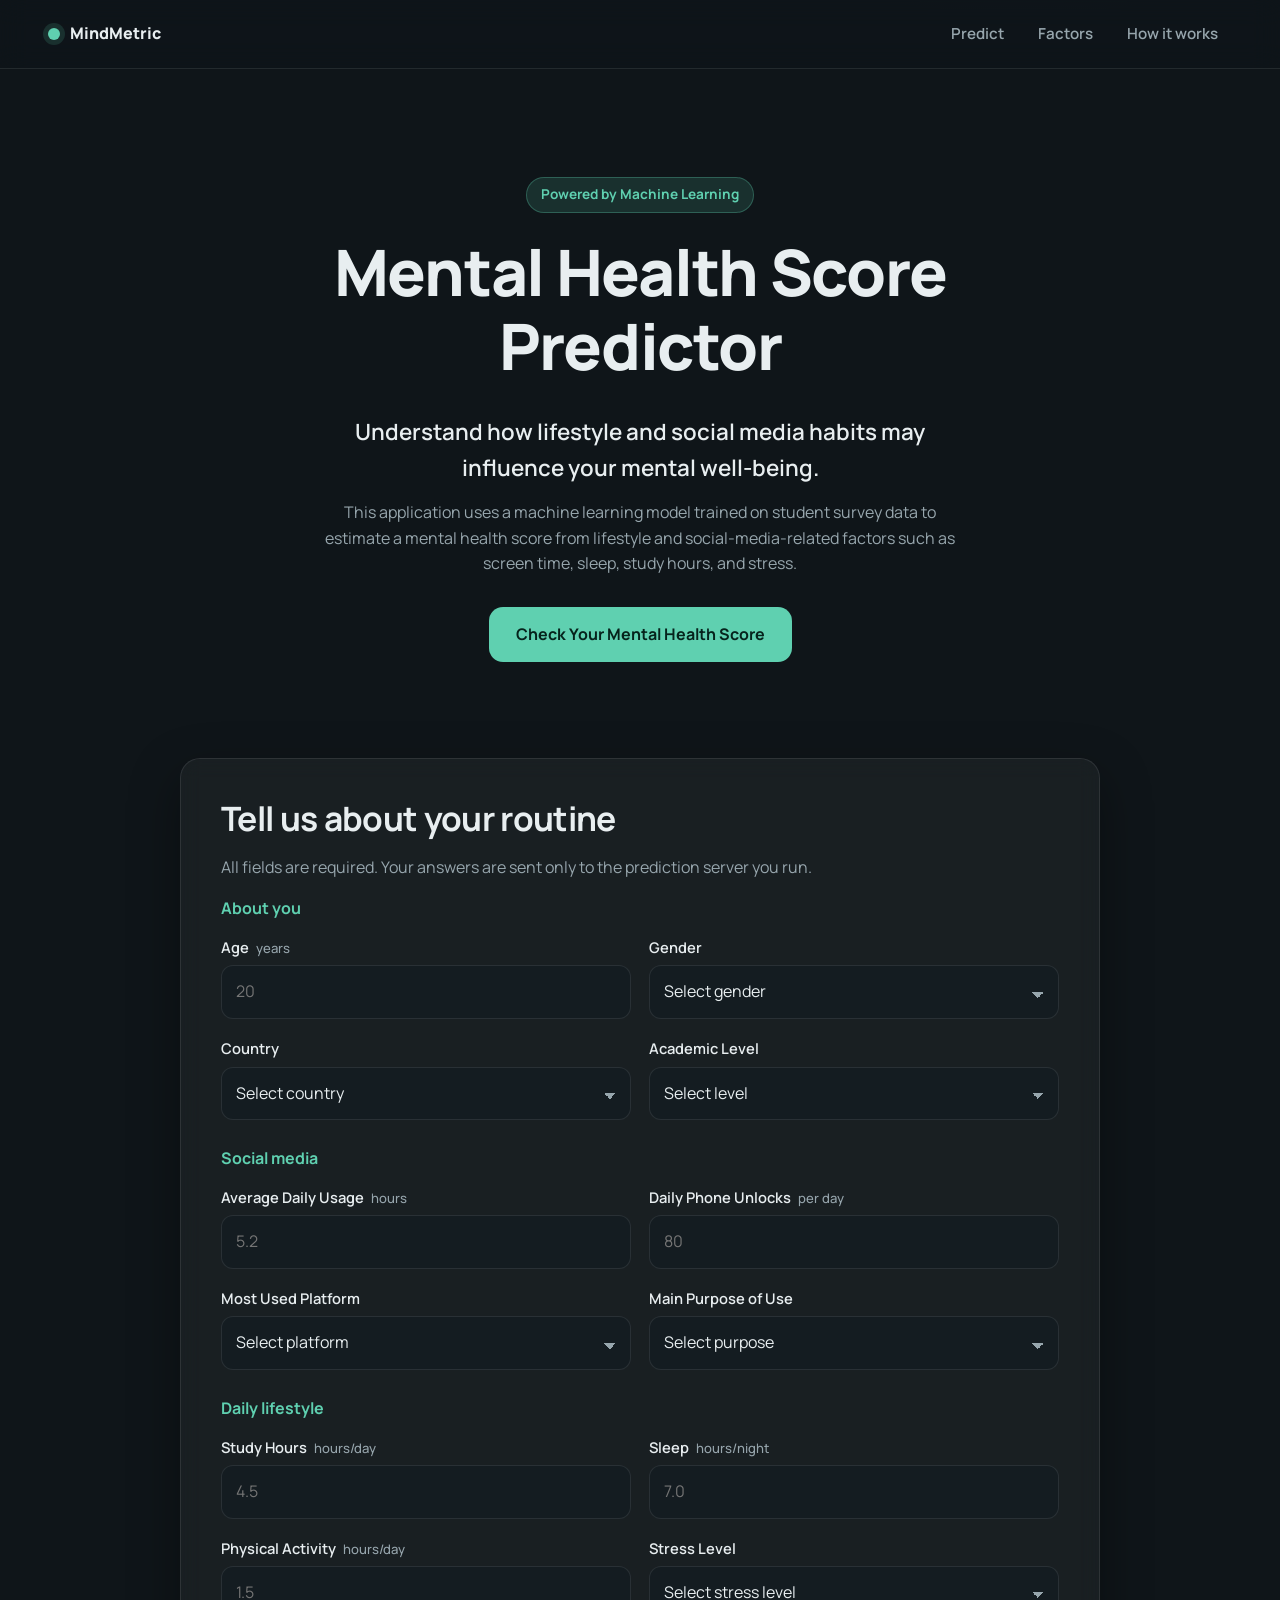
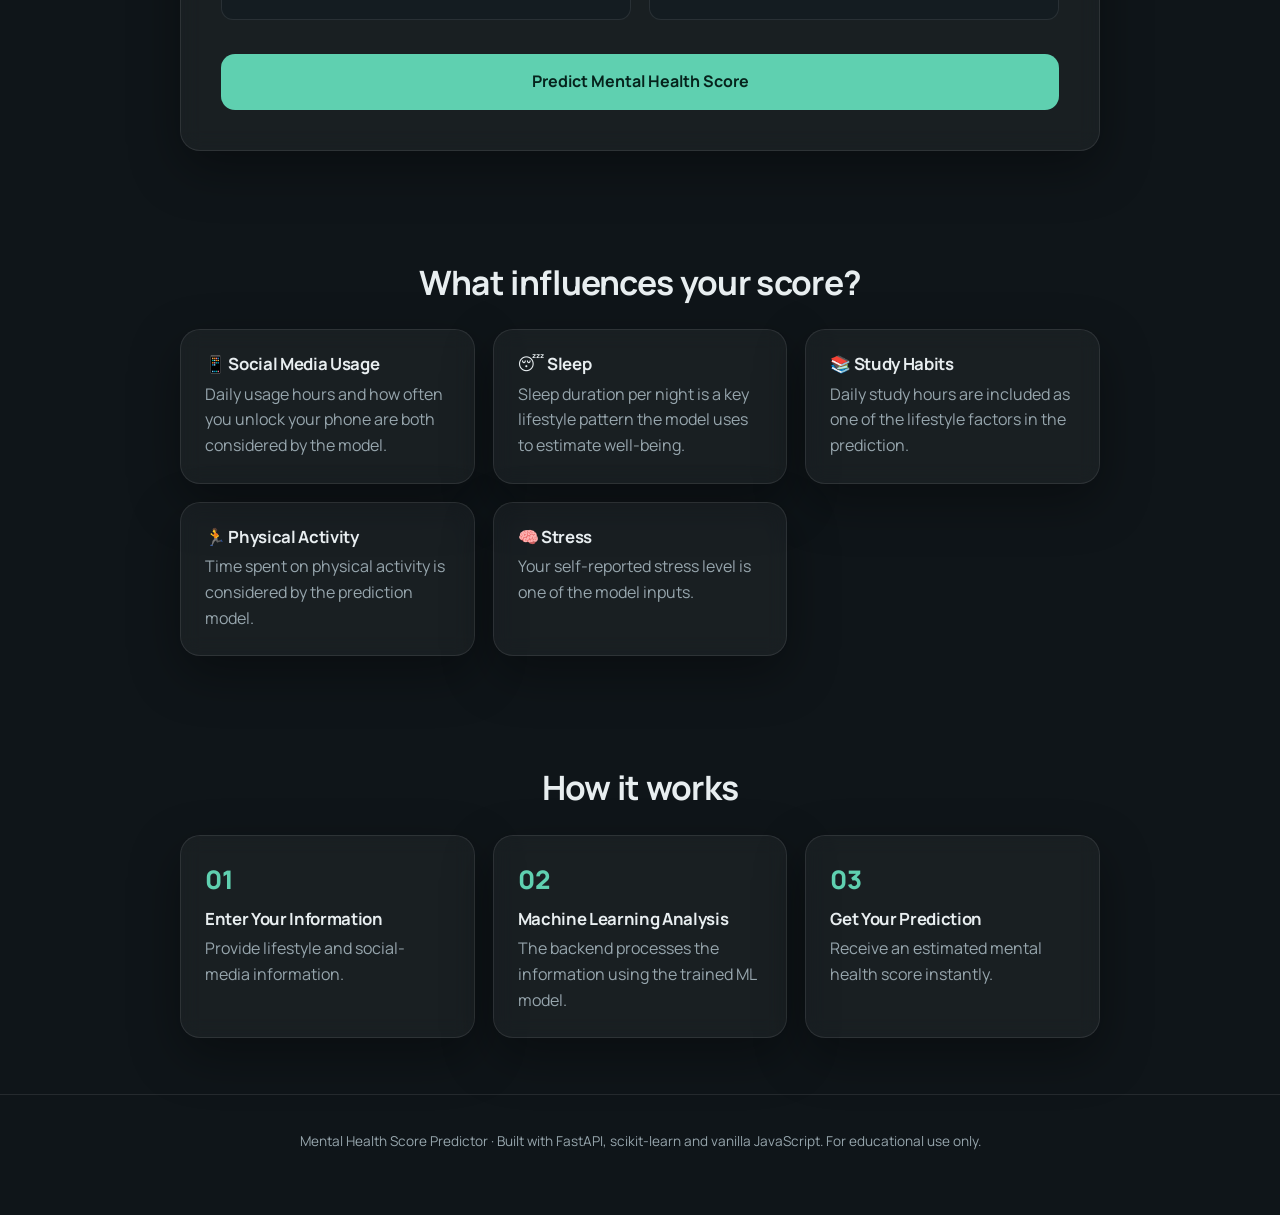
<file: index.html>
<!doctype html>
<html lang="en">

<head>
  <meta charset="UTF-8" />
  <meta name="viewport" content="width=device-width, initial-scale=1" />
  <title>Mental Health Score Predictor</title>
  <meta name="description"
    content="Estimate a mental health score from lifestyle and social media habits using a machine learning model." />
  <link rel="preconnect" href="https://fonts.googleapis.com" />
  <link rel="preconnect" href="https://fonts.gstatic.com" crossorigin />
  <link href="https://fonts.googleapis.com/css2?family=Manrope:wght@400;500;600;700;800&display=swap"
    rel="stylesheet" />
  <link rel="stylesheet" href="style.css" />
</head>

<body>
  <header class="nav">
    <a class="brand" href="#top" aria-label="Mental Health Score Predictor home"><span class="brand-dot"
        aria-hidden="true"></span>MindMetric</a>
    <button class="nav-toggle" id="navToggle" aria-expanded="false" aria-controls="navLinks" aria-label="Toggle menu">
      Menu
    </button>
    <nav id="navLinks" class="nav-links" aria-label="Primary">
      <a href="#predict">Predict</a><a href="#factors">Factors</a><a href="#how">How it works</a>
    </nav>
  </header>

  <main id="top">
    <section class="hero">
      <span class="badge">Powered by Machine Learning</span>
      <h1>Mental Health Score Predictor</h1>
      <p class="subtitle">
        Understand how lifestyle and social media habits may influence your
        mental well-being.
      </p>
      <p class="lead">
        This application uses a machine learning model trained on student
        survey data to estimate a mental health score from lifestyle and
        social-media-related factors such as screen time, sleep, study hours,
        and stress.
      </p>
      <a class="btn btn-primary" href="#predict" id="ctaBtn">Check Your Mental Health Score</a>
    </section>

    <section class="section" id="predict">
      <div class="card form-card">
        <h2>Tell us about your routine</h2>
        <p class="muted">
          All fields are required. Your answers are sent only to the
          prediction server you run.
        </p>
        <form id="predictForm" novalidate>
          <fieldset>
            <legend>About you</legend>
            <div class="grid">
              <div class="field">
                <label for="age">Age <span class="unit">years</span></label>
                <input type="number" id="age" name="age" min="10" max="100" step="1" placeholder="20"
                  inputmode="numeric" />
                <p class="err" id="err-age" role="alert"></p>
              </div>
              <div class="field">
                <label for="gender">Gender</label>
                <select id="gender" name="gender">
                  <option value="">Select gender</option>
                  <option>Male</option>
                  <option>Female</option>
                </select>
                <p class="err" id="err-gender" role="alert"></p>
              </div>
              <div class="field">
                <label for="country">Country</label>
                <select id="country" name="country">
                  <option value="">Select country</option>
                  <option>India</option>
                  <option>USA</option>
                  <option>UK</option>
                  <option>Canada</option>
                  <option>Australia</option>
                  <option>Germany</option>
                  <option>France</option>
                  <option>Mexico</option>
                  <option>Turkey</option>
                  <option>Spain</option>
                  <option>Other</option>
                </select>
                <p class="err" id="err-country" role="alert"></p>
              </div>
              <div class="field">
                <label for="academic_level">Academic Level</label>
                <select id="academic_level" name="academic_level">
                  <option value="">Select level</option>
                  <option>High School</option>
                  <option>Undergraduate</option>
                  <option>Graduate</option>
                </select>
                <p class="err" id="err-academic_level" role="alert"></p>
              </div>
            </div>
          </fieldset>

          <fieldset>
            <legend>Social media</legend>
            <div class="grid">
              <div class="field">
                <label for="avg_daily_usage_hours">Average Daily Usage <span class="unit">hours</span></label>
                <input type="number" id="avg_daily_usage_hours" name="avg_daily_usage_hours" min="0" max="24" step="0.1"
                  placeholder="5.2" inputmode="decimal" />
                <p class="err" id="err-avg_daily_usage_hours" role="alert"></p>
              </div>
              <div class="field">
                <label for="daily_unlocks">Daily Phone Unlocks <span class="unit">per day</span></label>
                <input type="number" id="daily_unlocks" name="daily_unlocks" min="0" max="500" step="1" placeholder="80"
                  inputmode="numeric" />
                <p class="err" id="err-daily_unlocks" role="alert"></p>
              </div>
              <div class="field">
                <label for="most_used_platform">Most Used Platform</label>
                <select id="most_used_platform" name="most_used_platform">
                  <option value="">Select platform</option>
                  <option>Instagram</option>
                  <option>TikTok</option>
                  <option>YouTube</option>
                  <option>Facebook</option>
                  <option>Snapchat</option>
                  <option>Twitter</option>
                  <option>WhatsApp</option>
                  <option>LinkedIn</option>
                  <option>WeChat</option>
                  <option>LINE</option>
                  <option>KakaoTalk</option>
                  <option>VKontakte</option>
                </select>
                <p class="err" id="err-most_used_platform" role="alert"></p>
              </div>
              <div class="field">
                <label for="purpose_of_use">Main Purpose of Use</label>
                <select id="purpose_of_use" name="purpose_of_use">
                  <option value="">Select purpose</option>
                  <option>Entertainment</option>
                  <option>Education</option>
                  <option>Networking</option>
                  <option>News</option>
                </select>
                <p class="err" id="err-purpose_of_use" role="alert"></p>
              </div>
            </div>
          </fieldset>

          <fieldset>
            <legend>Daily lifestyle</legend>
            <div class="grid">
              <div class="field">
                <label for="study_hours">Study Hours <span class="unit">hours/day</span></label>
                <input type="number" id="study_hours" name="study_hours" min="0" max="24" step="0.1" placeholder="4.5"
                  inputmode="decimal" />
                <p class="err" id="err-study_hours" role="alert"></p>
              </div>
              <div class="field">
                <label for="sleep_hours_per_night">Sleep <span class="unit">hours/night</span></label>
                <input type="number" id="sleep_hours_per_night" name="sleep_hours_per_night" min="0" max="24" step="0.1"
                  placeholder="7.0" inputmode="decimal" />
                <p class="err" id="err-sleep_hours_per_night" role="alert"></p>
              </div>
              <div class="field">
                <label for="physical_activity_hours">Physical Activity
                  <span class="unit">hours/day</span></label>
                <input type="number" id="physical_activity_hours" name="physical_activity_hours" min="0" max="24"
                  step="0.1" placeholder="1.5" inputmode="decimal" />
                <p class="err" id="err-physical_activity_hours" role="alert"></p>
              </div>
              <div class="field">
                <label for="stress_level">Stress Level</label>
                <select id="stress_level" name="stress_level">
                  <option value="">Select stress level</option>
                  <option>Low</option>
                  <option>Medium</option>
                  <option>High</option>
                  <option>Very High</option>
                </select>
                <p class="err" id="err-stress_level" role="alert"></p>
              </div>
            </div>
          </fieldset>

          <div class="banner-error" id="apiError" role="alert" hidden></div>
          <button type="submit" class="btn btn-primary btn-block" id="submitBtn">
            <span class="spinner" aria-hidden="true"></span><span class="btn-label">Predict Mental Health Score</span>
          </button>
        </form>
      </div>

      <div class="card result-card" id="result" aria-live="polite" hidden>
        <h2>Your Predicted Mental Health Score</h2>
        <div class="gauge" role="img" id="gauge" aria-label="Score gauge">
          <svg viewBox="0 0 120 120" aria-hidden="true">
            <circle class="g-track" cx="60" cy="60" r="52" />
            <circle class="g-fill" id="gaugeFill" cx="60" cy="60" r="52" />
          </svg>
          <div class="g-text">
            <span id="scoreValue">0.0</span><small>/ 10</small>
          </div>
        </div>
        <p class="verdict" id="verdict"></p>
        <p class="muted center" id="interpretation"></p>
        <button type="button" class="btn btn-ghost" id="resetBtn">
          New Prediction
        </button>
        <p class="disclaimer">
          <strong>Disclaimer:</strong> This prediction is generated by a
          machine learning model for educational purposes and should not be
          considered a medical diagnosis or professional mental-health
          assessment.
        </p>
      </div>
    </section>

    <section class="section" id="factors">
      <h2>What influences your score?</h2>
      <div class="cards">
        <article class="card mini">
          <h3><span aria-hidden="true">📱</span> Social Media Usage</h3>
          <p>
            Daily usage hours and how often you unlock your phone are both
            considered by the model.
          </p>
        </article>
        <article class="card mini">
          <h3><span aria-hidden="true">😴</span> Sleep</h3>
          <p>
            Sleep duration per night is a key lifestyle pattern the model uses
            to estimate well-being.
          </p>
        </article>
        <article class="card mini">
          <h3><span aria-hidden="true">📚</span> Study Habits</h3>
          <p>
            Daily study hours are included as one of the lifestyle factors in
            the prediction.
          </p>
        </article>
        <article class="card mini">
          <h3><span aria-hidden="true">🏃</span> Physical Activity</h3>
          <p>
            Time spent on physical activity is considered by the prediction
            model.
          </p>
        </article>
        <article class="card mini">
          <h3><span aria-hidden="true">🧠</span> Stress</h3>
          <p>Your self-reported stress level is one of the model inputs.</p>
        </article>
      </div>
    </section>

    <section class="section" id="how">
      <h2>How it works</h2>
      <ol class="steps">
        <li class="card mini">
          <span class="step-n">01</span>
          <h3>Enter Your Information</h3>
          <p>Provide lifestyle and social-media information.</p>
        </li>
        <li class="card mini">
          <span class="step-n">02</span>
          <h3>Machine Learning Analysis</h3>
          <p>
            The backend processes the information using the trained ML model.
          </p>
        </li>
        <li class="card mini">
          <span class="step-n">03</span>
          <h3>Get Your Prediction</h3>
          <p>Receive an estimated mental health score instantly.</p>
        </li>
      </ol>
    </section>
  </main>

  <footer class="footer">
    <p>
      Mental Health Score Predictor · Built with FastAPI, scikit-learn and
      vanilla JavaScript. For educational use only.
    </p>
  </footer>
  <script src="script.js"></script>
</body>

</html>
</file>
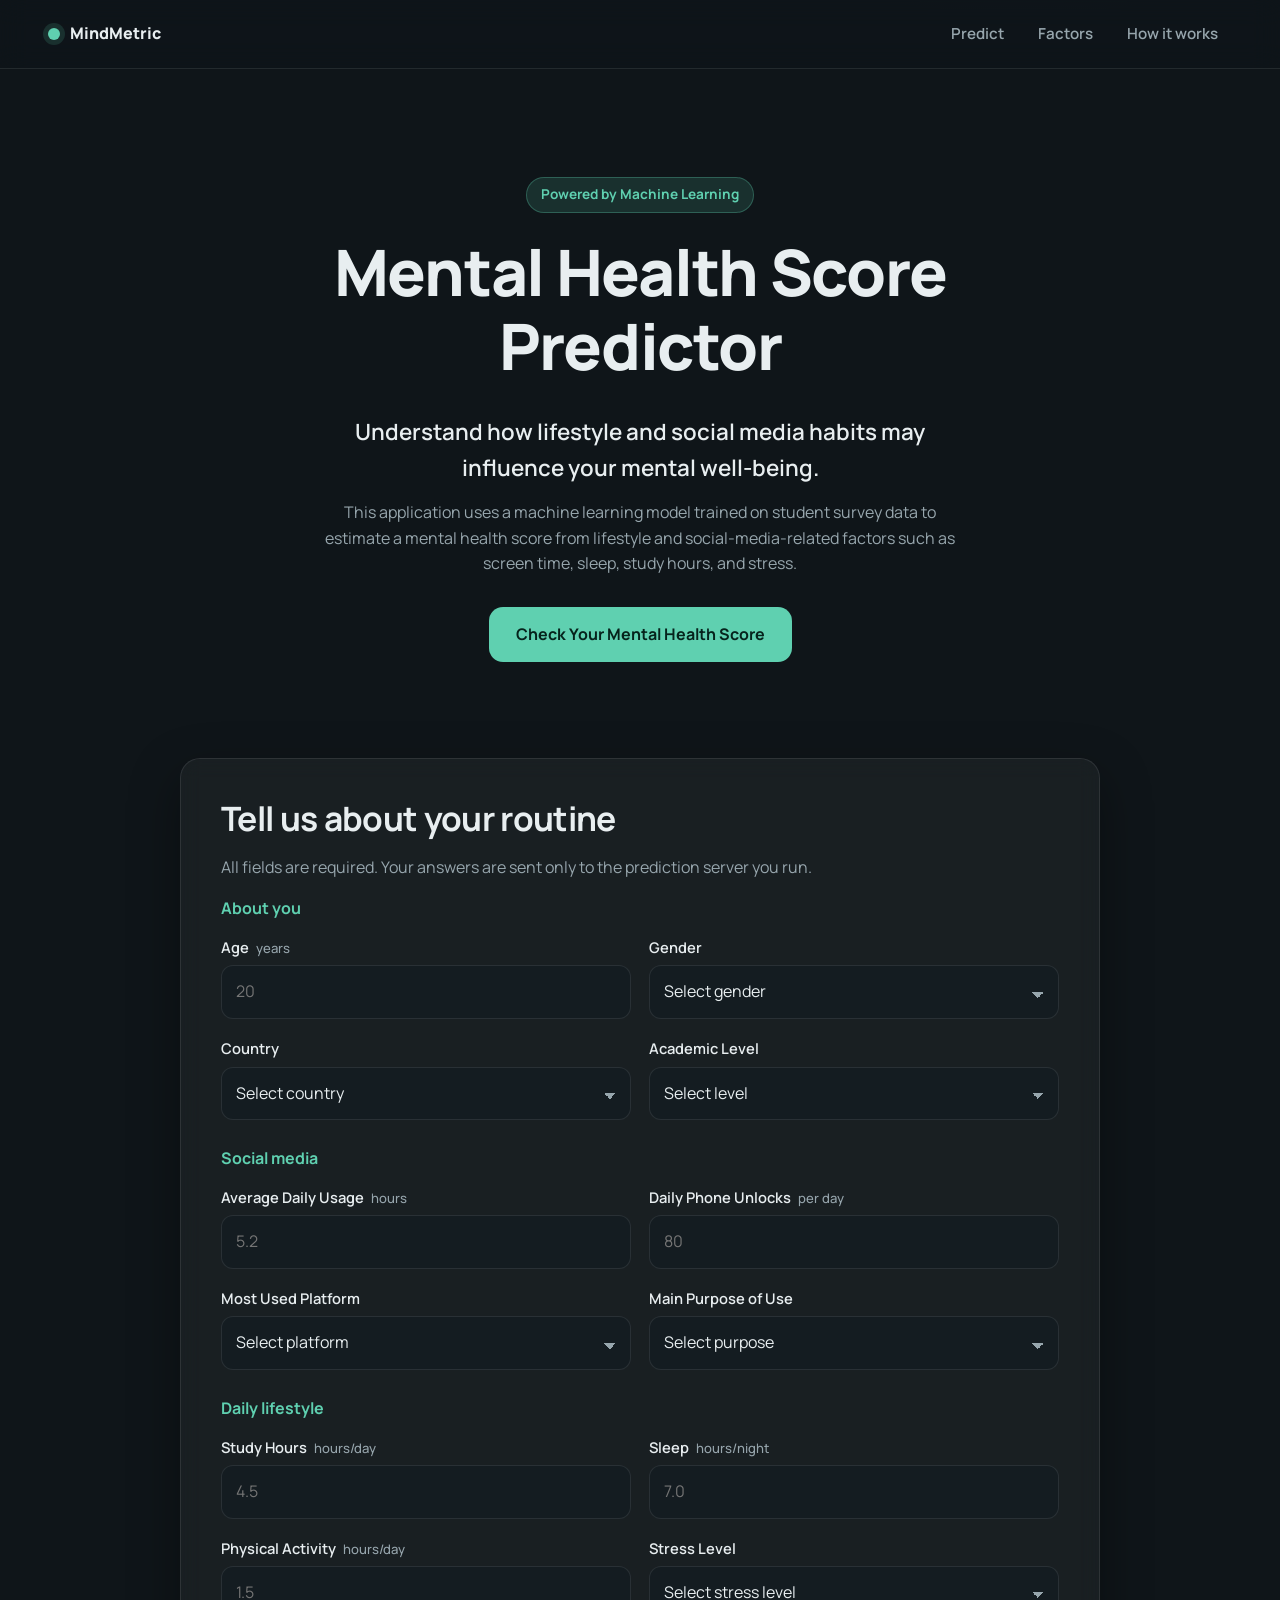
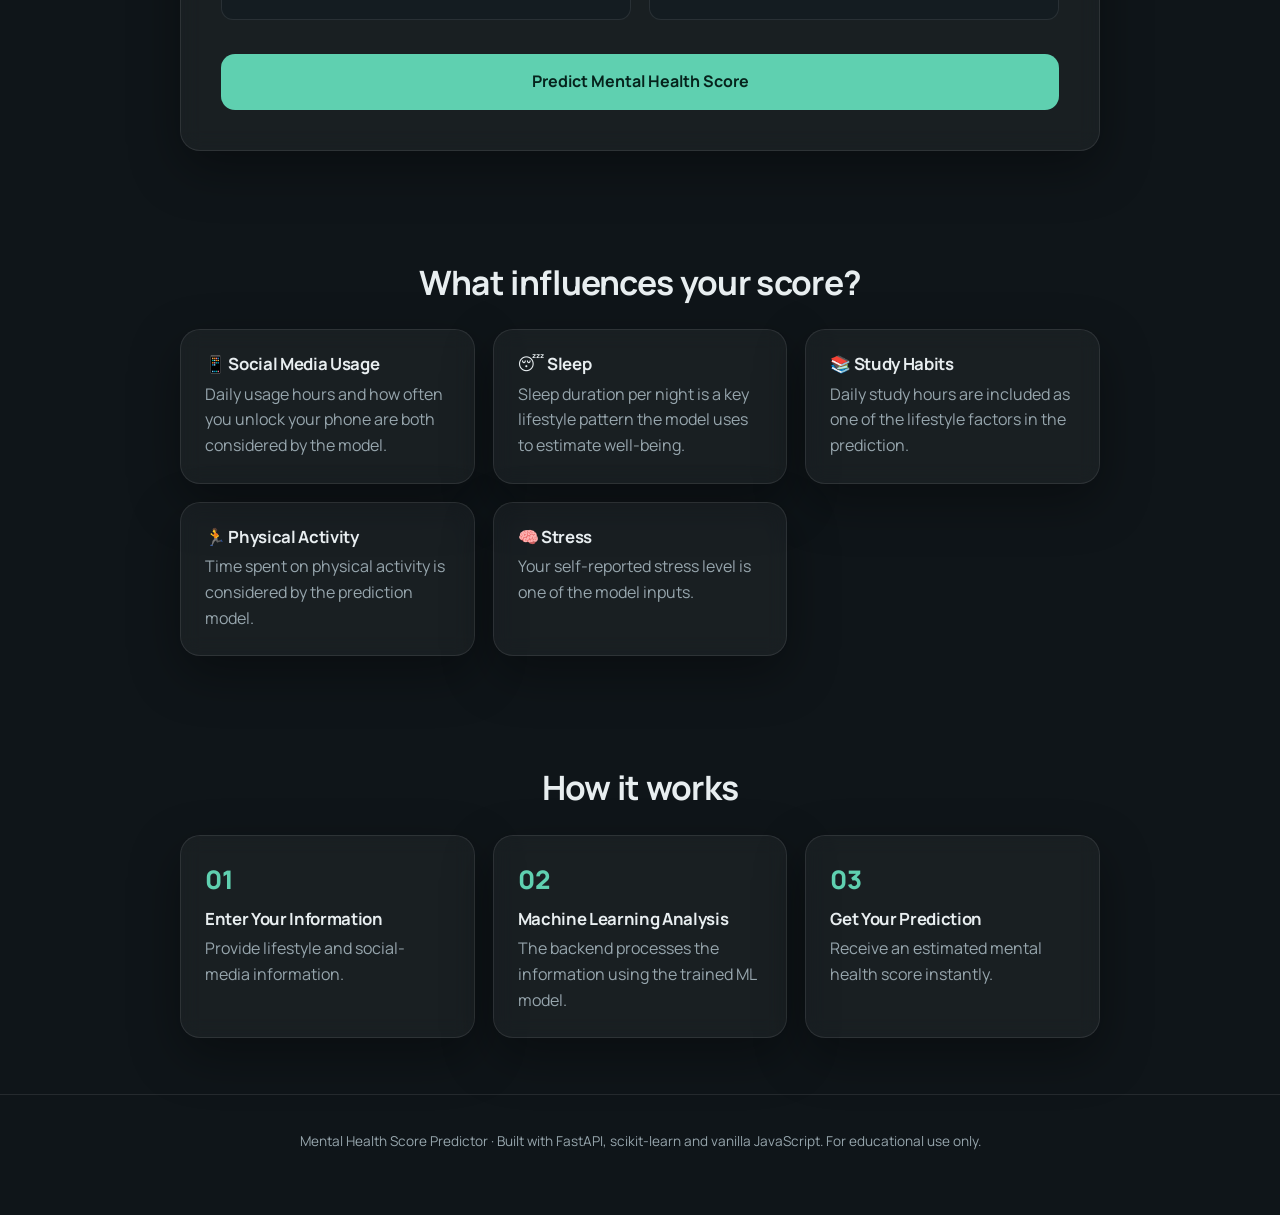
<file: index (2).html>
<!doctype html>
<html lang="en">

<head>
  <meta charset="UTF-8" />
  <meta name="viewport" content="width=device-width, initial-scale=1" />
  <title>Mental Health Score Predictor</title>
  <meta name="description"
    content="Estimate a mental health score from lifestyle and social media habits using a machine learning model." />
  <link rel="preconnect" href="https://fonts.googleapis.com" />
  <link rel="preconnect" href="https://fonts.gstatic.com" crossorigin />
  <link href="https://fonts.googleapis.com/css2?family=Manrope:wght@400;500;600;700;800&display=swap"
    rel="stylesheet" />
  <link rel="stylesheet" href="style%20(1).css" />
</head>

<body>
  <header class="nav">
    <a class="brand" href="#top" aria-label="Mental Health Score Predictor home"><span class="brand-dot"
        aria-hidden="true"></span>MindMetric</a>
    <button class="nav-toggle" id="navToggle" aria-expanded="false" aria-controls="navLinks" aria-label="Toggle menu">
      Menu
    </button>
    <nav id="navLinks" class="nav-links" aria-label="Primary">
      <a href="#predict">Predict</a><a href="#factors">Factors</a><a href="#how">How it works</a>
    </nav>
  </header>

  <main id="top">
    <section class="hero">
      <span class="badge">Powered by Machine Learning</span>
      <h1>Mental Health Score Predictor</h1>
      <p class="subtitle">
        Understand how lifestyle and social media habits may influence your
        mental well-being.
      </p>
      <p class="lead">
        This application uses a machine learning model trained on student
        survey data to estimate a mental health score from lifestyle and
        social-media-related factors such as screen time, sleep, study hours,
        and stress.
      </p>
      <a class="btn btn-primary" href="#predict" id="ctaBtn">Check Your Mental Health Score</a>
    </section>

    <section class="section" id="predict">
      <div class="card form-card">
        <h2>Tell us about your routine</h2>
        <p class="muted">
          All fields are required. Your answers are sent only to the
          prediction server you run.
        </p>
        <form id="predictForm" novalidate>
          <fieldset>
            <legend>About you</legend>
            <div class="grid">
              <div class="field">
                <label for="age">Age <span class="unit">years</span></label>
                <input type="number" id="age" name="age" min="10" max="100" step="1" placeholder="20"
                  inputmode="numeric" />
                <p class="err" id="err-age" role="alert"></p>
              </div>
              <div class="field">
                <label for="gender">Gender</label>
                <select id="gender" name="gender">
                  <option value="">Select gender</option>
                  <option>Male</option>
                  <option>Female</option>
                </select>
                <p class="err" id="err-gender" role="alert"></p>
              </div>
              <div class="field">
                <label for="country">Country</label>
                <select id="country" name="country">
                  <option value="">Select country</option>
                  <option>India</option>
                  <option>USA</option>
                  <option>UK</option>
                  <option>Canada</option>
                  <option>Australia</option>
                  <option>Germany</option>
                  <option>France</option>
                  <option>Mexico</option>
                  <option>Turkey</option>
                  <option>Spain</option>
                  <option>Other</option>
                </select>
                <p class="err" id="err-country" role="alert"></p>
              </div>
              <div class="field">
                <label for="academic_level">Academic Level</label>
                <select id="academic_level" name="academic_level">
                  <option value="">Select level</option>
                  <option>High School</option>
                  <option>Undergraduate</option>
                  <option>Graduate</option>
                </select>
                <p class="err" id="err-academic_level" role="alert"></p>
              </div>
            </div>
          </fieldset>

          <fieldset>
            <legend>Social media</legend>
            <div class="grid">
              <div class="field">
                <label for="avg_daily_usage_hours">Average Daily Usage <span class="unit">hours</span></label>
                <input type="number" id="avg_daily_usage_hours" name="avg_daily_usage_hours" min="0" max="24" step="0.1"
                  placeholder="5.2" inputmode="decimal" />
                <p class="err" id="err-avg_daily_usage_hours" role="alert"></p>
              </div>
              <div class="field">
                <label for="daily_unlocks">Daily Phone Unlocks <span class="unit">per day</span></label>
                <input type="number" id="daily_unlocks" name="daily_unlocks" min="0" max="500" step="1" placeholder="80"
                  inputmode="numeric" />
                <p class="err" id="err-daily_unlocks" role="alert"></p>
              </div>
              <div class="field">
                <label for="most_used_platform">Most Used Platform</label>
                <select id="most_used_platform" name="most_used_platform">
                  <option value="">Select platform</option>
                  <option>Instagram</option>
                  <option>TikTok</option>
                  <option>YouTube</option>
                  <option>Facebook</option>
                  <option>Snapchat</option>
                  <option>Twitter</option>
                  <option>WhatsApp</option>
                  <option>LinkedIn</option>
                  <option>WeChat</option>
                  <option>LINE</option>
                  <option>KakaoTalk</option>
                  <option>VKontakte</option>
                </select>
                <p class="err" id="err-most_used_platform" role="alert"></p>
              </div>
              <div class="field">
                <label for="purpose_of_use">Main Purpose of Use</label>
                <select id="purpose_of_use" name="purpose_of_use">
                  <option value="">Select purpose</option>
                  <option>Entertainment</option>
                  <option>Education</option>
                  <option>Networking</option>
                  <option>News</option>
                </select>
                <p class="err" id="err-purpose_of_use" role="alert"></p>
              </div>
            </div>
          </fieldset>

          <fieldset>
            <legend>Daily lifestyle</legend>
            <div class="grid">
              <div class="field">
                <label for="study_hours">Study Hours <span class="unit">hours/day</span></label>
                <input type="number" id="study_hours" name="study_hours" min="0" max="24" step="0.1" placeholder="4.5"
                  inputmode="decimal" />
                <p class="err" id="err-study_hours" role="alert"></p>
              </div>
              <div class="field">
                <label for="sleep_hours_per_night">Sleep <span class="unit">hours/night</span></label>
                <input type="number" id="sleep_hours_per_night" name="sleep_hours_per_night" min="0" max="24" step="0.1"
                  placeholder="7.0" inputmode="decimal" />
                <p class="err" id="err-sleep_hours_per_night" role="alert"></p>
              </div>
              <div class="field">
                <label for="physical_activity_hours">Physical Activity
                  <span class="unit">hours/day</span></label>
                <input type="number" id="physical_activity_hours" name="physical_activity_hours" min="0" max="24"
                  step="0.1" placeholder="1.5" inputmode="decimal" />
                <p class="err" id="err-physical_activity_hours" role="alert"></p>
              </div>
              <div class="field">
                <label for="stress_level">Stress Level</label>
                <select id="stress_level" name="stress_level">
                  <option value="">Select stress level</option>
                  <option>Low</option>
                  <option>Medium</option>
                  <option>High</option>
                  <option>Very High</option>
                </select>
                <p class="err" id="err-stress_level" role="alert"></p>
              </div>
            </div>
          </fieldset>

          <div class="banner-error" id="apiError" role="alert" hidden></div>
          <button type="submit" class="btn btn-primary btn-block" id="submitBtn">
            <span class="spinner" aria-hidden="true"></span><span class="btn-label">Predict Mental Health Score</span>
          </button>
        </form>
      </div>

      <div class="card result-card" id="result" aria-live="polite" hidden>
        <h2>Your Predicted Mental Health Score</h2>
        <div class="gauge" role="img" id="gauge" aria-label="Score gauge">
          <svg viewBox="0 0 120 120" aria-hidden="true">
            <circle class="g-track" cx="60" cy="60" r="52" />
            <circle class="g-fill" id="gaugeFill" cx="60" cy="60" r="52" />
          </svg>
          <div class="g-text">
            <span id="scoreValue">0.0</span><small>/ 10</small>
          </div>
        </div>
        <p class="verdict" id="verdict"></p>
        <p class="muted center" id="interpretation"></p>
        <button type="button" class="btn btn-ghost" id="resetBtn">
          New Prediction
        </button>
        <p class="disclaimer">
          <strong>Disclaimer:</strong> This prediction is generated by a
          machine learning model for educational purposes and should not be
          considered a medical diagnosis or professional mental-health
          assessment.
        </p>
      </div>
    </section>

    <section class="section" id="factors">
      <h2>What influences your score?</h2>
      <div class="cards">
        <article class="card mini">
          <h3><span aria-hidden="true">📱</span> Social Media Usage</h3>
          <p>
            Daily usage hours and how often you unlock your phone are both
            considered by the model.
          </p>
        </article>
        <article class="card mini">
          <h3><span aria-hidden="true">😴</span> Sleep</h3>
          <p>
            Sleep duration per night is a key lifestyle pattern the model uses
            to estimate well-being.
          </p>
        </article>
        <article class="card mini">
          <h3><span aria-hidden="true">📚</span> Study Habits</h3>
          <p>
            Daily study hours are included as one of the lifestyle factors in
            the prediction.
          </p>
        </article>
        <article class="card mini">
          <h3><span aria-hidden="true">🏃</span> Physical Activity</h3>
          <p>
            Time spent on physical activity is considered by the prediction
            model.
          </p>
        </article>
        <article class="card mini">
          <h3><span aria-hidden="true">🧠</span> Stress</h3>
          <p>Your self-reported stress level is one of the model inputs.</p>
        </article>
      </div>
    </section>

    <section class="section" id="how">
      <h2>How it works</h2>
      <ol class="steps">
        <li class="card mini">
          <span class="step-n">01</span>
          <h3>Enter Your Information</h3>
          <p>Provide lifestyle and social-media information.</p>
        </li>
        <li class="card mini">
          <span class="step-n">02</span>
          <h3>Machine Learning Analysis</h3>
          <p>
            The backend processes the information using the trained ML model.
          </p>
        </li>
        <li class="card mini">
          <span class="step-n">03</span>
          <h3>Get Your Prediction</h3>
          <p>Receive an estimated mental health score instantly.</p>
        </li>
      </ol>
    </section>
  </main>

  <footer class="footer">
    <p>
      Mental Health Score Predictor · Built with FastAPI, scikit-learn and
      vanilla JavaScript. For educational use only.
    </p>
  </footer>
  <script src="script%20(1).js"></script>
</body>

</html>
</file>
<file: style.css>
:root {
  --bg: #0f1519;
  --bg-2: #141c21;
  --card: rgba(255, 255, 255, 0.045);
  --card-solid: #18222a;
  --text: #e8eef0;
  --muted: #97a6ad;
  --accent: #5fd0b0;
  --accent-ink: #06231c;
  --accent-soft: rgba(95, 208, 176, 0.14);
  --border: rgba(255, 255, 255, 0.09);
  --danger: #ff8a8a;
  --warn: #f2c46d;
  --shadow: 0 18px 50px rgba(0, 0, 0, 0.35);
  --radius: 20px;
  --font: "Manrope", system-ui, -apple-system, "Segoe UI", Roboto, sans-serif;
}
* {
  box-sizing: border-box;
}
html {
  scroll-behavior: smooth;
  scroll-padding-top: 84px;
}
body {
  margin: 0;
  font-family: var(--font);
  background:
    radial-gradient(
      900px 500px at 80% -10%,
      rgba(95, 208, 176, 0.1),
      transparent 60%
    ),
    var(--bg);
  color: var(--text);
  line-height: 1.6;
  -webkit-font-smoothing: antialiased;
}
h1,
h2,
h3 {
  line-height: 1.15;
  margin: 0 0 0.5em;
  letter-spacing: -0.02em;
}
h1 {
  font-size: clamp(2.2rem, 6vw, 4rem);
  font-weight: 800;
}
h2 {
  font-size: clamp(1.5rem, 3.5vw, 2.1rem);
  font-weight: 700;
}
h3 {
  font-size: 1.05rem;
  font-weight: 700;
}
p {
  margin: 0 0 1em;
}
.muted {
  color: var(--muted);
}
.center {
  text-align: center;
}
:focus-visible {
  outline: 2px solid var(--accent);
  outline-offset: 3px;
}

.nav {
  position: sticky;
  top: 0;
  z-index: 20;
  display: flex;
  align-items: center;
  justify-content: space-between;
  padding: 14px clamp(16px, 5vw, 48px);
  background: rgba(15, 21, 25, 0.72);
  backdrop-filter: blur(14px);
  border-bottom: 1px solid var(--border);
}
.brand {
  display: flex;
  align-items: center;
  gap: 10px;
  font-weight: 800;
  color: var(--text);
  text-decoration: none;
}
.brand-dot {
  width: 12px;
  height: 12px;
  border-radius: 50%;
  background: var(--accent);
  box-shadow: 0 0 0 5px var(--accent-soft);
}
.nav-links {
  display: flex;
  gap: 6px;
}
.nav-links a {
  color: var(--muted);
  text-decoration: none;
  padding: 8px 14px;
  border-radius: 999px;
  font-weight: 600;
  font-size: 0.95rem;
  transition: 0.2s;
}
.nav-links a:hover {
  color: var(--text);
  background: var(--card);
}
.nav-toggle {
  display: none;
  background: var(--card);
  color: var(--text);
  border: 1px solid var(--border);
  border-radius: 999px;
  padding: 8px 16px;
  font: inherit;
  font-weight: 600;
  cursor: pointer;
}

.hero {
  max-width: 820px;
  margin: 0 auto;
  padding: clamp(56px, 12vh, 120px) 20px 40px;
  text-align: center;
  animation: rise 0.8s ease both;
}
.badge {
  display: inline-block;
  padding: 6px 14px;
  border-radius: 999px;
  background: var(--accent-soft);
  color: var(--accent);
  border: 1px solid rgba(95, 208, 176, 0.3);
  font-size: 0.85rem;
  font-weight: 700;
  margin-bottom: 22px;
}
.subtitle {
  font-size: clamp(1.1rem, 2.4vw, 1.4rem);
  font-weight: 600;
  margin: 18px auto 14px;
  max-width: 640px;
}
.lead {
  color: var(--muted);
  max-width: 640px;
  margin: 0 auto 30px;
}

.btn {
  display: inline-flex;
  align-items: center;
  justify-content: center;
  gap: 10px;
  font: inherit;
  font-weight: 700;
  border-radius: 14px;
  padding: 14px 26px;
  border: 1px solid transparent;
  cursor: pointer;
  text-decoration: none;
  transition:
    transform 0.2s,
    box-shadow 0.2s,
    background 0.2s;
}
.btn-primary {
  background: var(--accent);
  color: var(--accent-ink);
}
.btn-primary:hover {
  transform: translateY(-2px);
  box-shadow: 0 10px 28px rgba(95, 208, 176, 0.28);
}
.btn-primary:active {
  transform: translateY(0);
}
.btn-ghost {
  background: transparent;
  color: var(--text);
  border-color: var(--border);
}
.btn-ghost:hover {
  background: var(--card);
  transform: translateY(-2px);
}
.btn-block {
  width: 100%;
  margin-top: 8px;
}
.btn[disabled] {
  opacity: 0.8;
  cursor: progress;
  transform: none;
  box-shadow: none;
}

.section {
  max-width: 960px;
  margin: 0 auto;
  padding: 56px 20px;
}
.section > h2 {
  text-align: center;
  margin-bottom: 28px;
}
.card {
  background: var(--card);
  border: 1px solid var(--border);
  border-radius: var(--radius);
  box-shadow: var(--shadow);
  backdrop-filter: blur(10px);
}
.form-card,
.result-card {
  padding: clamp(20px, 4vw, 40px);
}
fieldset {
  border: 0;
  margin: 0 0 26px;
  padding: 0;
}
legend {
  font-weight: 700;
  color: var(--accent);
  margin-bottom: 14px;
  padding: 0;
}
.grid {
  display: grid;
  grid-template-columns: repeat(2, 1fr);
  gap: 18px;
}
.field label {
  display: block;
  font-weight: 600;
  font-size: 0.92rem;
  margin-bottom: 6px;
}
.unit {
  color: var(--muted);
  font-weight: 500;
  font-size: 0.82rem;
  margin-left: 4px;
}
input,
select {
  width: 100%;
  padding: 13px 14px;
  font: inherit;
  color: var(--text);
  background: var(--bg-2);
  border: 1px solid var(--border);
  border-radius: 12px;
  transition:
    border-color 0.2s,
    box-shadow 0.2s;
}
select {
  appearance: none;
  background-image:
    linear-gradient(45deg, transparent 50%, var(--muted) 50%),
    linear-gradient(135deg, var(--muted) 50%, transparent 50%);
  background-position:
    calc(100% - 20px) 55%,
    calc(100% - 14px) 55%;
  background-size: 6px 6px;
  background-repeat: no-repeat;
  padding-right: 38px;
}
input:hover,
select:hover {
  border-color: rgba(255, 255, 255, 0.2);
}
input:focus,
select:focus {
  outline: none;
  border-color: var(--accent);
  box-shadow: 0 0 0 4px var(--accent-soft);
}
.field.invalid input,
.field.invalid select {
  border-color: var(--danger);
}
.err {
  color: var(--danger);
  font-size: 0.82rem;
  margin: 6px 0 0;
  min-height: 0;
}
.err:empty {
  display: none;
}
.banner-error {
  background: rgba(255, 138, 138, 0.1);
  border: 1px solid rgba(255, 138, 138, 0.4);
  color: var(--danger);
  padding: 14px 16px;
  border-radius: 12px;
  margin-bottom: 12px;
  font-weight: 600;
}

.spinner {
  display: none;
  width: 18px;
  height: 18px;
  border: 2.5px solid rgba(6, 35, 28, 0.3);
  border-top-color: var(--accent-ink);
  border-radius: 50%;
  animation: spin 0.7s linear infinite;
}
.loading .spinner {
  display: inline-block;
}

.result-card {
  margin-top: 28px;
  text-align: center;
}
.result-card:not([hidden]) {
  animation: reveal 0.7s cubic-bezier(0.2, 0.8, 0.2, 1) both;
}
.gauge {
  position: relative;
  width: min(240px, 70vw);
  aspect-ratio: 1;
  margin: 18px auto;
}
.gauge svg {
  width: 100%;
  height: 100%;
  transform: rotate(-90deg);
}
.gauge circle {
  fill: none;
  stroke-width: 9;
  stroke-linecap: round;
}
.g-track {
  stroke: rgba(255, 255, 255, 0.08);
}
.g-fill {
  stroke: var(--accent);
  stroke-dasharray: 326.7;
  stroke-dashoffset: 326.7;
  transition:
    stroke-dashoffset 1.2s cubic-bezier(0.2, 0.8, 0.2, 1),
    stroke 0.4s;
}
.g-text {
  position: absolute;
  inset: 0;
  display: flex;
  align-items: baseline;
  justify-content: center;
  flex-wrap: wrap;
  align-content: center;
  gap: 4px;
}
.g-text span {
  font-size: 3.2rem;
  font-weight: 800;
  letter-spacing: -0.03em;
}
.g-text small {
  color: var(--muted);
  font-size: 1.1rem;
  font-weight: 600;
}
.verdict {
  font-size: 1.2rem;
  font-weight: 700;
  margin-bottom: 6px;
}
.result-card .btn {
  margin: 14px 0 22px;
}
.disclaimer {
  font-size: 0.82rem;
  color: var(--muted);
  border-top: 1px solid var(--border);
  padding-top: 16px;
  margin: 0;
  text-align: left;
}

.cards {
  display: grid;
  grid-template-columns: repeat(auto-fit, minmax(260px, 1fr));
  gap: 18px;
}
.mini {
  padding: 24px;
  transition:
    transform 0.25s,
    border-color 0.25s;
}
.mini:hover {
  transform: translateY(-4px);
  border-color: rgba(95, 208, 176, 0.4);
}
.mini p {
  color: var(--muted);
  margin: 0;
}
.steps {
  list-style: none;
  margin: 0;
  padding: 0;
  display: grid;
  grid-template-columns: repeat(3, 1fr);
  gap: 18px;
}
.step-n {
  display: inline-block;
  color: var(--accent);
  font-weight: 800;
  font-size: 1.6rem;
  margin-bottom: 8px;
}
.footer {
  text-align: center;
  color: var(--muted);
  font-size: 0.85rem;
  padding: 36px 20px 48px;
  border-top: 1px solid var(--border);
}

@keyframes rise {
  from {
    opacity: 0;
    transform: translateY(18px);
  }
  to {
    opacity: 1;
    transform: none;
  }
}
@keyframes reveal {
  from {
    opacity: 0;
    transform: translateY(24px) scale(0.97);
  }
  to {
    opacity: 1;
    transform: none;
  }
}
@keyframes spin {
  to {
    transform: rotate(360deg);
  }
}

@media (max-width: 820px) {
  .steps {
    grid-template-columns: 1fr;
  }
  .nav-toggle {
    display: block;
  }
  .nav-links {
    display: none;
    position: absolute;
    top: 100%;
    left: 0;
    right: 0;
    flex-direction: column;
    padding: 12px 16px;
    background: var(--bg-2);
    border-bottom: 1px solid var(--border);
  }
  .nav-links.open {
    display: flex;
  }
}
@media (max-width: 600px) {
  .grid {
    grid-template-columns: 1fr;
  }
}
@media (prefers-reduced-motion: reduce) {
  *,
  *::before,
  *::after {
    animation: none !important;
    transition: none !important;
    scroll-behavior: auto !important;
  }
}
</file>
